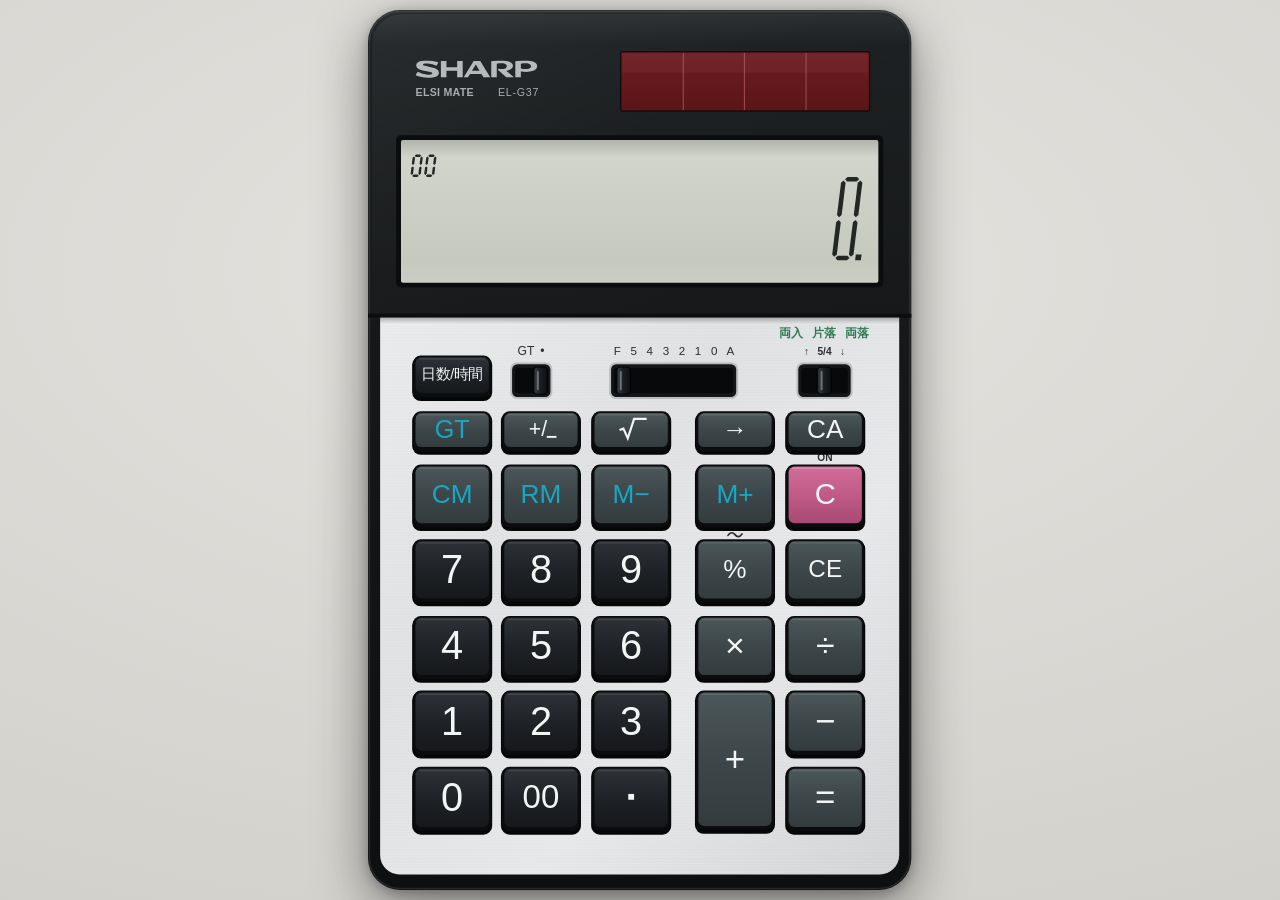
<file: index.html>
<!doctype html>
<html lang="ja">
<head>
<meta charset="utf-8">
<meta name="viewport" content="width=device-width, initial-scale=1, maximum-scale=1, user-scalable=no, viewport-fit=cover">
<title>EL-G37 電卓</title>
<meta name="description" content="SHARP EL-G37 学校用電卓（個人用の再現アプリ）">
<meta name="theme-color" content="#d9d8d4">
<meta name="apple-mobile-web-app-capable" content="yes">
<meta name="mobile-web-app-capable" content="yes">
<meta name="apple-mobile-web-app-status-bar-style" content="default">
<meta name="apple-mobile-web-app-title" content="EL-G37">
<meta name="format-detection" content="telephone=no">
<link rel="manifest" href="manifest.webmanifest">
<link rel="icon" href="icons/icon-192.png" type="image/png">
<link rel="apple-touch-icon" href="icons/apple-touch-icon.png">
<link rel="stylesheet" href="css/app.css">
</head>
<body>
<main id="stage"></main>
<script type="module" src="js/app.js"></script>
</body>
</html>
</file>
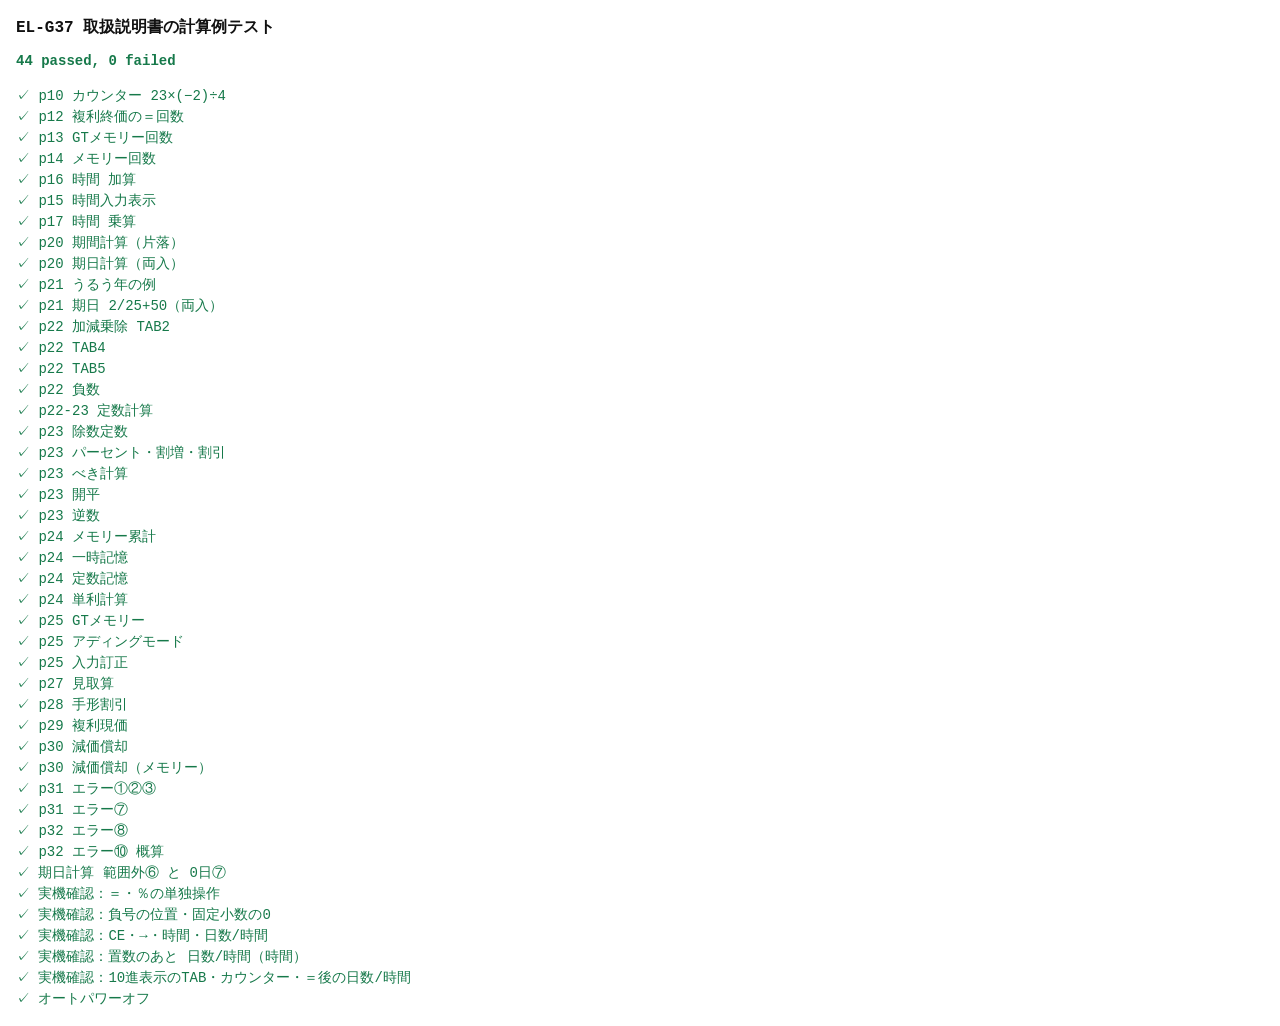
<file: tests/engine.test.html>
<!doctype html>
<html lang="ja">
<head>
<meta charset="utf-8">
<title>EL-G37 engine tests</title>
<style>
  body { font: 14px/1.5 ui-monospace, Menlo, monospace; margin: 16px; background: #fff; color: #111; }
  .pass { color: #16794a; } .fail { color: #c0262d; font-weight: bold; }
  h1 { font-size: 16px; }
</style>
</head>
<body>
<h1>EL-G37 取扱説明書の計算例テスト</h1>
<div id="summary"></div>
<pre id="out"></pre>
<script type="module">
import { Calculator } from '../js/engine.js';

// 表示を文字列化：例 "E 2'015.6250 [03=]"
export function text(D) {
  let s = '';
  let started = false;
  for (const c of D.cells) {
    if (!started && !c.ch) continue;
    started = true;
    s += c.ch || ' ';
    if (c.comma) s += "'";
    if (c.dp) s += '.';
  }
  return (D.minus ? '-' : '') + s;
}

const KEYS = new Set(['+','-','*','/','=','%','SQRT','PM','SHIFT','CE','C','CA','CM','RM','M+','M-','GT','DT','00']);
function run(calc, seq) {
  for (const tok of seq.trim().split(/\s+/)) {
    if (KEYS.has(tok)) calc.press(tok);
    else for (const ch of tok) calc.press(ch);
  }
}

// [説明, スイッチ, [[キー操作, 期待表示, {ctr, eqSym, E, M, G, op, hi, tsuki, kara}]...]]
const T = [
  ['p10 カウンター 23×(−2)÷4', {}, [
    ['C', '0.', { ctr: '00' }],
    ['2 3', '23.', { ctr: '01' }],
    ['*', '23.', { ctr: '01', op: '*', dot: true }],
    ['2 PM', '-2.', { ctr: '02', op: '*', dot: false }],
    ['/', '-46.', { ctr: '02', op: '/' }],
    ['4 =', '-11.5', { ctr: '03', eq: true, op: null }],
  ]],
  ['p12 複利終価の＝回数', {}, [
    ['C 1 + 0.05 * 400000 =', "420'000.", { ctr: '03', eqSym: false }],
    ['=', "441'000.", { ctr: '02', eqSym: true }],
    ['=', "463'050.", { ctr: '03', eqSym: true }],
  ]],
  ['p13 GTメモリー回数', { gt: true }, [
    ['C GT GT', '0.', { ctr: '01' }],
    ['478 + 896 + 101 =', "1'475.", { ctr: '03', G: true }],
    ['357 - 741 - 200 =', '-584.', { ctr: '03' }],
    ['GT', '891.', { ctr: '02', eqSym: true }],
  ]],
  ['p14 メモリー回数', {}, [
    ['C CM', '0.', { ctr: '00' }],
    ['25 * 5 M+', '125.', { ctr: '02', M: true, eq: true }],
    ['84 / 3 M-', '28.', { ctr: '02' }],
    ['RM', '97.', { ctr: '02', eqSym: true }],
  ]],
  ['p16 時間 加算', {}, [
    ['C DT DT', '0.', { ctr: '00', jikan: true }],
    ['4 DT 15 DT 20 +', "4-15'20.", { ctr: '01', op: '+' }],
    ['3 DT 50 DT 18', "3-50'18.", { ctr: '02' }],
    ['=', "8-05'38.", { ctr: '02', eq: true }],
    ['DT', '8.09388888888', {}],
    ['DT', "8-05'38.", {}],
  ]],
  ['p15 時間入力表示', {}, [
    ['C DT DT 4 DT', "4-00'--.", {}],
    ['1', "4-01'00.", {}],
  ]],
  ['p17 時間 乗算', {}, [
    ['C DT DT', '0.', { jikan: true }],
    ['20 DT 30 +', "20-30'00.", { ctr: '01' }],
    ['18 DT *', "38-30'00.", { ctr: '02', op: '*' }],
    ['1500', "1'500.", { ctr: '03' }],
    ['=', "57'750.", { ctr: '03' }],
  ]],
  ['p20 期間計算（片落）', { round: 'half' }, [
    ['C DT', '0.', { nissu: true }],
    ['10 DT 21 %', '10 21', { ctr: '01', kara: true, tsuki: true, hi: true }],
    ['12 DT 24', '12 24', { ctr: '02', kara: true }],
    ['=', '64', { ctr: '02', hi: true, tsuki: false, eq: true }],
  ]],
  ['p20 期日計算（両入）', { round: 'up' }, [
    ['C DT', '0.', { nissu: true }],
    ['3 DT 27 +', '3 27', { ctr: '01', op: '+' }],
    ['50', '50.', { ctr: '02', op: '+' }],
    ['=', '5 15', { ctr: '02', tsuki: true, hi: true }],
  ]],
  ['p21 うるう年の例', { round: 'half' }, [
    ['C DT 2 DT 25 % 3 DT 9 =', '12', {}],
    ['C DT 4 DT 1 % 4 DT 1 =', '365', {}],
  ]],
  ['p21 期日 2/25+50（両入）', { round: 'up' }, [
    ['C DT 2 DT 25 + 50 =', '4 15', {}],
    ['C DT 5 DT 15 - 50 =', '3 27', {}],
  ]],
  ['p22 加減乗除 TAB2', { tab: '2' }, [['C 12.3 - 15.2 + 26.7 =', '23.80', {}]]],
  ['p22 TAB4', { tab: '4' }, [['C 3750 / 8 * 4.3 =', "2'015.6250", {}]]],
  ['p22 TAB5', { tab: '5' }, [['C 12 * 45 / 7 =', '77.14286', {}]]],
  ['p22 負数', {}, [['C 1.2 PM * 32 / 0.4 =', '-96.', {}]]],
  ['p22-23 定数計算', { tab: '0' }, [
    ['C 34 + 57 =', '91.', {}], ['45 =', '102.', {}],
    ['C 48 - 23 =', '25.', {}], ['14 =', '-9.', {}],
    ['C 68 * 25 =', "1'700.", {}], ['40 =', "2'720.", {}],
  ]],
  ['p23 除数定数', {}, [['C 35 / 14 =', '2.5', {}], ['98 =', '7.', {}]]],
  ['p23 パーセント・割増・割引', { tab: '0' }, [
    ['C 200 * 10 %', '20.', {}],
    ['C 9 / 36 %', '25.', {}],
    ['C 200 * 10 % + =', '220.', {}],
    ['C 200 + 10 %', '220.', {}],
    ['C 500 * 20 % - =', '400.', {}],
    ['C 500 - 20 %', '400.', {}],
  ]],
  ['p23 べき計算', { tab: '0' }, [['C 4 * = = * =', "4'096.", {}]]],
  ['p23 開平', { tab: '3', round: 'down' }, [['C 6 SQRT + 5 SQRT =', '4.685', {}]]],
  ['p23 逆数', { tab: '3', round: 'up' }, [['C 5 + 7 / =', '0.084', {}]]],
  ['p24 メモリー累計', { tab: '0' }, [
    ['C CM 25 * 5 M+', '125.', { M: true }],
    ['84 / 3 M-', '28.', {}],
    ['68 + 17 M+', '85.', {}],
    ['RM', '182.', {}],
  ]],
  ['p24 一時記憶', {}, [['C CM 14 M+ 3 * 2 M-', '6.', {}], ['52 - 35 / RM =', '2.125', {}]]],
  ['p24 定数記憶', {}, [['C CM 12 + 14 M+', '26.', {}], ['135 * RM =', "3'510.", {}], ['RM / 5 =', '5.2', {}]]],
  ['p24 単利計算', { tab: '0', round: 'down' }, [
    ['C CM 483000 M+', "483'000.", {}],
    ['* 5.5 % * 179 /', "4'755'135.", {}],
    ['365 M+', "13'027.", {}],
    ['RM', "496'027.", {}],
  ]],
  ['p25 GTメモリー', { gt: true }, [
    ['C GT GT 23.5 + 42.3 =', '65.8', {}],
    ['72.4 - 37.3 + 12 =', '47.1', {}],
    ['27 - 19 - 21.6 =', '-13.6', {}],
    ['GT', '99.3', {}],
  ]],
  ['p25 アディングモード', { tab: 'A' }, [
    ['C 145 +', '1.45', {}],
    ['5676 +', '58.21', {}],
    ['4500 +', '103.21', {}],
    ['763 PM =', '95.58', {}],
  ]],
  ['p25 入力訂正', {}, [
    ['C 2 + 3 CE 4 =', '6.', {}],
    ['C 5 * / 2 =', '2.5', {}],
    ['C 123456 SHIFT SHIFT 78', "123'478.", {}],
  ]],
  ['p27 見取算', { gt: true, tab: '2', round: 'half' }, [
    ['C GT GT CM', '0.', {}],
    ['394 + 51 + 267 =', '712.00', { G: true }],
    ['528 - 76 - 103 =', '349.00', {}],
    ['80 + 429 + 61 =', '570.00', {}],
    ['GT M+', "1'631.00", { M: true, G: true }],
    ['GT GT', "1'631.00", { M: true, G: false }],
    ['951 - 672 - 483 =', '-204.00', {}],
    ['254 + 753 + 610 =', "1'617.00", {}],
    ['GT M+', "1'413.00", {}],
    ['RM', "3'044.00", { ctr: '02', eqSym: true }],
    ['GT / RM %', '46.42', {}],
    ['1631 %', '53.58', {}],
  ]],
  ['p28 手形割引', { round: 'up', tab: '0' }, [
    ['C DT 2 DT 6 %', '2  6', {}],
    ['4 DT 26 =', '80', { hi: true }],
    ['@round=down C CM', '0.', {}],
    ['560000 M+', "560'000.", {}],
    ['80 * RM *', "44'800'000.", {}],
    ['0.0926 / 365 M-', "11'365.", {}],
    ['RM', "548'635.", { ctr: '02', eqSym: true }],
  ]],
  ['p29 複利現価', {}, [
    ['C 640000 * 0.76641673 =', "490'506.7072", {}],
    ['C 640000 / 1.03 = = = = = = = = =', "490'506.708696", { ctr: '09', eqSym: true }],
  ]],
  ['p30 減価償却', {}, [
    ['C 1 - 0.250 * = =', '0.421875', { ctr: '02', eqSym: true }],
    ['* 1000000 =', "421'875.", {}],
  ]],
  ['p30 減価償却（メモリー）', { tab: '0', round: 'down' }, [
    ['C CM', '0.', {}],
    ['1000000 M+ * 0.250', '0.250', {}],
    ['M-', "250'000.", {}],
    ['RM * 0.250 M-', "187'500.", {}],
    ['RM * 0.250 M-', "140'625.", {}],
    ['RM', "421'875.", { ctr: '04', eqSym: true }],
  ]],
  ['p31 エラー①②③', {}, [
    ['C 5 PM SQRT', '0.', { E: true }],
    ['C 5 / 0 =', '0.', { E: true }],
    ['C 1234567890123', "123'456'789'012.", { E: true }],
    ['SHIFT', "123'456'789'012.", { E: false }],
    ['C 1234567890123 CE', '0.', { E: false }],
  ]],
  ['p31 エラー⑦', {}, [
    ['C DT 1 DT 32 +', '1 32', { E: true }],
    ['CE', '0.', { E: false }],
  ]],
  ['p32 エラー⑧', {}, [
    ['C DT DT 9999999 DT', "9'999'999.", { E: true }],
    ['CE', '0.', { E: false }],
  ]],
  ['p32 エラー⑩ 概算', {}, [
    ['C 987654320988 / 0.444 *', '2.22444666889', { E: true, op: '*' }],
    ['CE', '2.22444666889', { E: false }],
    ['555 =', "1'234.56790123", { E: false }],
  ]],
  ['期日計算 範囲外⑥ と 0日⑦', { round: 'half' }, [
    ['C DT 3 DT 1 + 366 =', '0.', { E: true }],
    ['C DT 3 DT 1 + 0 =', '0.', { E: true }],
    ['C DT 3 DT 1 + 365 =', '3  1', { E: false }],
  ]],
  ['実機確認：＝・％の単独操作', {}, [
    ['C 50 %', '0.', {}],
    ['C 5 + =', '5.', {}],
    ['C 5 - =', '-5.', {}],
    ['C 5 * =', '25.', {}],
    ['C 5 / =', '0.2', {}],
  ]],
  ['実機確認：負号の位置・固定小数の0', { tab: '2' }, [
    ['C 5 PM', '-5.', { minus: false }],
    ['C 5 - 5 =', '0.00', {}],
    ['C 123456789012 PM', "-123'456'789'012.", { minus: true }],
  ]],
  ['実機確認：CE・→・時間・日数/時間', {}, [
    ['C 2 + 3 =', '5.', { eq: true }],
    ['CE', '5.', { eq: true }],
    ['C 5 + CE', '5.', { op: '+' }],
    ['C 10 / 4 = SHIFT', '2.', {}],
    ['C 5 + DT', '5.', { jikan: false, nissu: false, op: '+' }],
    ['C 2 DT', '2  0', { nissu: true, tsuki: true, hi: true, ctr: '01' }],
    ['15 + 50 =', '4  6', {}],
  ]],
  ['実機確認：置数のあと 日数/時間（時間）', {}, [
    ['C DT DT C', '0.', {}],
    ['2 DT', "2-00'--.", { jikan: true, ctr: '01' }],
    ['30 + 1 DT =', "3-30'00.", {}],
    ['C DT 4 DT 75 +', "4-75'00.", { op: '+' }],
    ['0 =', "5-15'00.", {}],
  ]],
  ['実機確認：10進表示のTAB・カウンター・＝後の日数/時間', { tab: '2' }, [
    ['C DT DT 1 DT 20 + 0 =', "1-20'00.", {}],
    ['DT', '1.33', {}],
    ['DT', "1-20'00.", {}],
    ['C 1 + ' + '= '.repeat(99), '99.00', { ctr: '99' }],
    ['=', '100.00', { ctr: '00' }],
    ['C 5 + 3 = DT', '0.', { jikan: true }],
  ]],
  ['オートパワーオフ', {}, [
    ['C 5', '5.', {}],
    ['@off 7', '', {}],
    ['C', '0.', {}],
  ]],
];

let pass = 0, fail = 0;
const out = [];
for (const [name, sw, steps] of T) {
  const c = new Calculator();
  Object.assign(c.sw, sw);
  let ok = true;
  const log = [];
  for (const [keys, exp, flags] of steps) {
    let k = keys;
    const m = k.match(/^@round=(\w+)\s*/);
    if (m) { c.sw.round = m[1]; k = k.slice(m[0].length); }
    if (k.startsWith('@off')) { c.powerOff(); k = k.slice(4); }
    run(c, k);
    const D = c.getDisplay();
    const got = text(D);
    const probs = [];
    if (got !== exp) probs.push(`表示 "${got}" ≠ "${exp}"`);
    for (const [f, v] of Object.entries(flags)) {
      const actual = f === 'ctr' ? D.counter : D[f];
      if ((actual ?? null) !== v) probs.push(`${f}=${JSON.stringify(actual)} ≠ ${JSON.stringify(v)}`);
    }
    if (probs.length) { ok = false; log.push(`   ✗ [${keys}] ${probs.join(', ')}`); }
  }
  if (ok) pass++; else fail++;
  out.push(`<span class="${ok ? 'pass' : 'fail'}">${ok ? '✓' : '✗'} ${name}</span>` + (log.length ? '\n' + log.join('\n') : ''));
}
document.getElementById('summary').innerHTML = `<b class="${fail ? 'fail' : 'pass'}">${pass} passed, ${fail} failed</b>`;
document.getElementById('out').innerHTML = out.join('\n');
window.__results = { pass, fail };
</script>
</body>
</html>
</file>
<file: css/app.css>
:root {
  --bg-1: #e4e3df;
  --bg-2: #cfcec9;
  --seg: #161b18;
  --teal: #19a6c3;
  --print: #2b2e31;
  --green: #2f7a52;
}

* { box-sizing: border-box; }

html, body {
  margin: 0;
  height: 100%;
  overflow: hidden;
  background: radial-gradient(120% 90% at 50% 30%, var(--bg-1), var(--bg-2));
  -webkit-user-select: none;
  user-select: none;
  -webkit-touch-callout: none;
  -webkit-tap-highlight-color: transparent;
  touch-action: none;
  overscroll-behavior: none;
}

#stage {
  position: fixed;
  inset: 0;
  display: grid;
  place-items: center;
  padding: max(10px, env(safe-area-inset-top)) max(8px, env(safe-area-inset-right))
    max(10px, env(safe-area-inset-bottom)) max(8px, env(safe-area-inset-left));
}

.calc-wrap {
  position: relative;
  width: min(100%, calc((100dvh - max(10px, env(safe-area-inset-top)) - max(10px, env(safe-area-inset-bottom))) * 1120 / 1814));
  max-width: 560px;
}

svg.calc {
  display: block;
  width: 100%;
  height: auto;
  filter: drop-shadow(0 18px 28px rgba(0, 0, 0, 0.35)) drop-shadow(0 3px 6px rgba(0, 0, 0, 0.3));
  font-family: "Helvetica Neue", Helvetica, Arial, "Hiragino Sans", "Hiragino Kaku Gothic ProN", "Noto Sans JP", sans-serif;
}

/* iPhone 触覚用：キーの上に重ねる透明なシステムスイッチ（見た目を消すと触覚も消えるため opacity のみ） */
.tap-layer { position: absolute; inset: 0; pointer-events: none; z-index: 10; }
.tap {
  position: absolute;
  margin: 0;
  padding: 0;
  opacity: 0;
  pointer-events: auto;
  -webkit-tap-highlight-color: transparent;
  outline: none;
}

/* ロゴ・印刷 */
.logo path { fill: #b7babd; }
.brand-sub {
  font-family: Optima, Candara, "Gill Sans", "Helvetica Neue", sans-serif;
  font-size: 22px;
  font-weight: 600;
  fill: #a9adb0;
  letter-spacing: 0.5px;
}
.brand-sub.model { font-family: "Helvetica Neue", Arial, sans-serif; font-weight: 400; letter-spacing: 1.5px; }
.print { font-size: 25px; fill: var(--print); font-weight: 500; }
.print.wide { letter-spacing: 6.6px; font-size: 24px; }
.print.small { font-size: 21px; font-weight: 600; }
.print.green { fill: var(--green); font-size: 24px; font-weight: 700; font-family: "Hiragino Sans", "Hiragino Kaku Gothic ProN", "Noto Sans JP", sans-serif; }
.print-stroke { fill: none; stroke: var(--print); stroke-width: 3.5; stroke-linecap: round; }

/* 液晶 */
.lcd-frame { fill: #0b0c0d; }
.lcd-glass { fill: url(#gGlass); }
.lcd-shade { fill: url(#gShade); pointer-events: none; }
.lcd .seg, .lcd .sym { fill: var(--seg); opacity: 0; transition: opacity 40ms linear; }
.lcd .seg.on, .lcd .sym.on { opacity: 0.93; }
.lcd text.sym { font-family: "Helvetica Neue", Arial, sans-serif; }
.lcd text.sym.b { font-weight: 700; }
.lcd text.sym.jp, .lcd .jp { font-family: "Hiragino Sans", "Hiragino Kaku Gothic ProN", "Noto Sans JP", sans-serif; font-weight: 700; }
.lcd .symbox { fill: var(--seg); }
.lcd .symbox-line { fill: none; stroke: var(--seg); stroke-width: 2.5; }
.lcd .sym-in { fill: var(--seg); font-weight: 700; font-family: "Hiragino Sans", "Hiragino Kaku Gothic ProN", "Noto Sans JP", sans-serif; }
.lcd .glyph { stroke: #c9ccc2; stroke-width: 4; fill: none; stroke-linecap: square; }
.lcd .glyph-dot { fill: #c9ccc2; }

/* スイッチ */
.switch { cursor: pointer; }
.switch .knob { transition: transform 90ms ease-out; }

/* キー */
.key { cursor: pointer; }
.key-base { fill: #050606; }
.key-edge { fill: #0b0c0d; }
.key-hi { fill: #fff; opacity: 0.1; }
.key.pink .key-hi { opacity: 0.22; }
.key-top { transition: transform 45ms ease-out; }
.key.down .key-top { transform: translateY(4px); }
.key.down .key-top > rect:nth-child(2) { filter: brightness(0.88); }
.klabel { fill: #f3f4f4; font-weight: 400; }
.klabel.teal { fill: var(--teal); font-weight: 500; }
.klabel.jp { font-family: "Hiragino Sans", "Hiragino Kaku Gothic ProN", "Noto Sans JP", sans-serif; font-weight: 500; }
.kstroke { fill: none; stroke: #f3f4f4; stroke-width: 4.5; stroke-linejoin: miter; }
.kfill { fill: #f3f4f4; }
</file>
